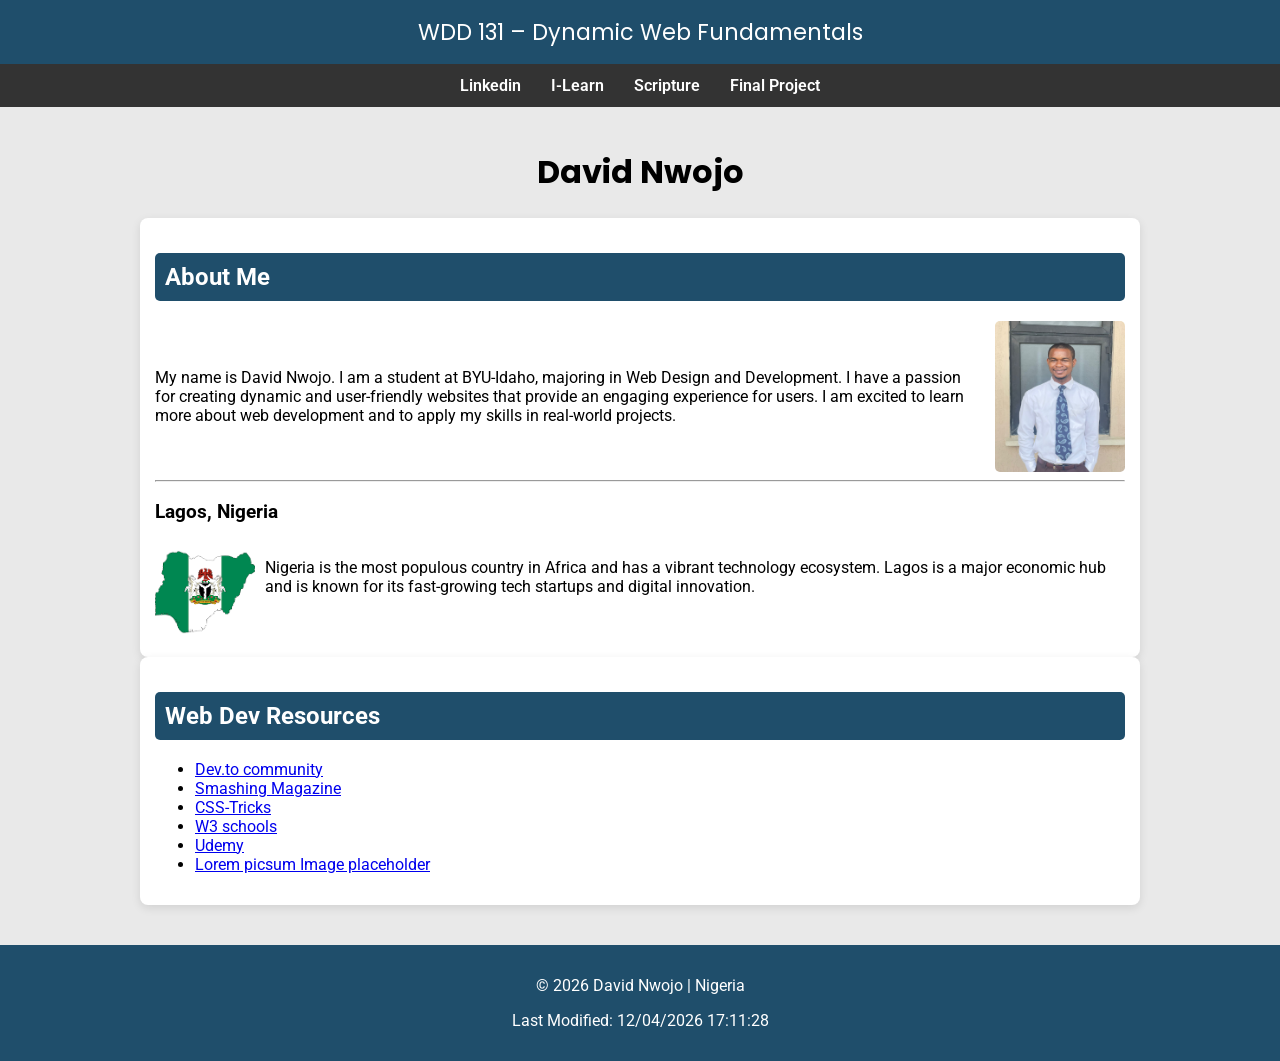
<file: index.html>
<!DOCTYPE html>
<html lang="en">
<head>
    <meta charset="UTF-8">
    <meta name="viewport" content="width=device-width, initial-scale=1.0">
    <title>"WDD 131 – Dynamic Web Fundamentals – David Nwojo"</title>
    <meta name="description" content="WDD 131–Dynamic Web Fundamentals- David Nwojo- A landing page foor my portfolio web page">
    <meta name="Author" content="David NWojo">
    <link rel="preconnect" href="https://fonts.googleapis.com">
    <link rel="preconnect" href="https://fonts.gstatic.com" crossorigin>
    <link rel="stylesheet" href="https://fonts.googleapis.com/css2?family=poppins:wght@400;600&family=roboto&display=swap" rel="stylesheet">
    <link rel="stylesheet" href="styles/base.css">
    <script src="scripts/getdates.js" defer></script>
</head>
<body>
    <header>
        <span id="course-title">WDD 131 – Dynamic Web Fundamentals</span>
        <nav>
            <a href="https://www.linkedin.com/in/david-nwojo-1920b6367">Linkedin</a>
            <a href="https://byupw.instructure.com/">I-Learn</a>
            <a href="https://www.churchofjesuschrist.org/study/scriptures/bofm/mosiah/2?lang=eng">Scripture</a>
            <a href="#">Final Project</a>
        </nav>
    </header>                                  
    <main>
        <h1>David Nwojo</h1>

        <div class="cards">
            <section class="card">
                <h2>About Me</h2>
                <div class="about-container">
                <p>
                    My name is David Nwojo. I am a student at BYU-Idaho, majoring in Web Design and Development. I have a passion for creating dynamic and user-friendly websites that provide an engaging experience for users. I am excited to learn more about web development and to apply my skills in real-world projects.
                </p>

                <img src="images/david.png" alt="Profile picture">

                </div>

                <hr>
                
                <h3>Lagos, Nigeria</h3>

                <div class="location">

                    <img src="images/nigeria.png" alt="Nigeria flag">

                    <p>Nigeria is the most populous country in Africa and has a vibrant
technology ecosystem. Lagos is a major economic hub and is known
for its fast-growing tech startups and digital innovation.</p>

                </div>

            </section>

            <section class="card">
                <h2>Web Dev Resources</h2>
                <ul>
                    <li><a href="https://dev.to/">Dev.to community</a></li>
                    <li><a href="https://www.smashingmagazine.com/">Smashing Magazine</a></li>
                    <li><a href="https://css-tricks.com/">CSS-Tricks</a></li>
                    <li><a href="https://www.w3schools.com/">W3 schools</a></li>
                    <li><a href="https://www.udemy.com/">Udemy</a></li>
                    <li><a href="https://picsum.photos/">Lorem picsum Image placeholder</a></li>
                </ul>

            </section>

        </div>

    </main>

    <footer>

        <p>
            &copy; <span id="current-year"></span> David Nwojo | Nigeria
        </p>
        <p id="lastModified"></p>

    </footer>
</body>
</html>
</file>
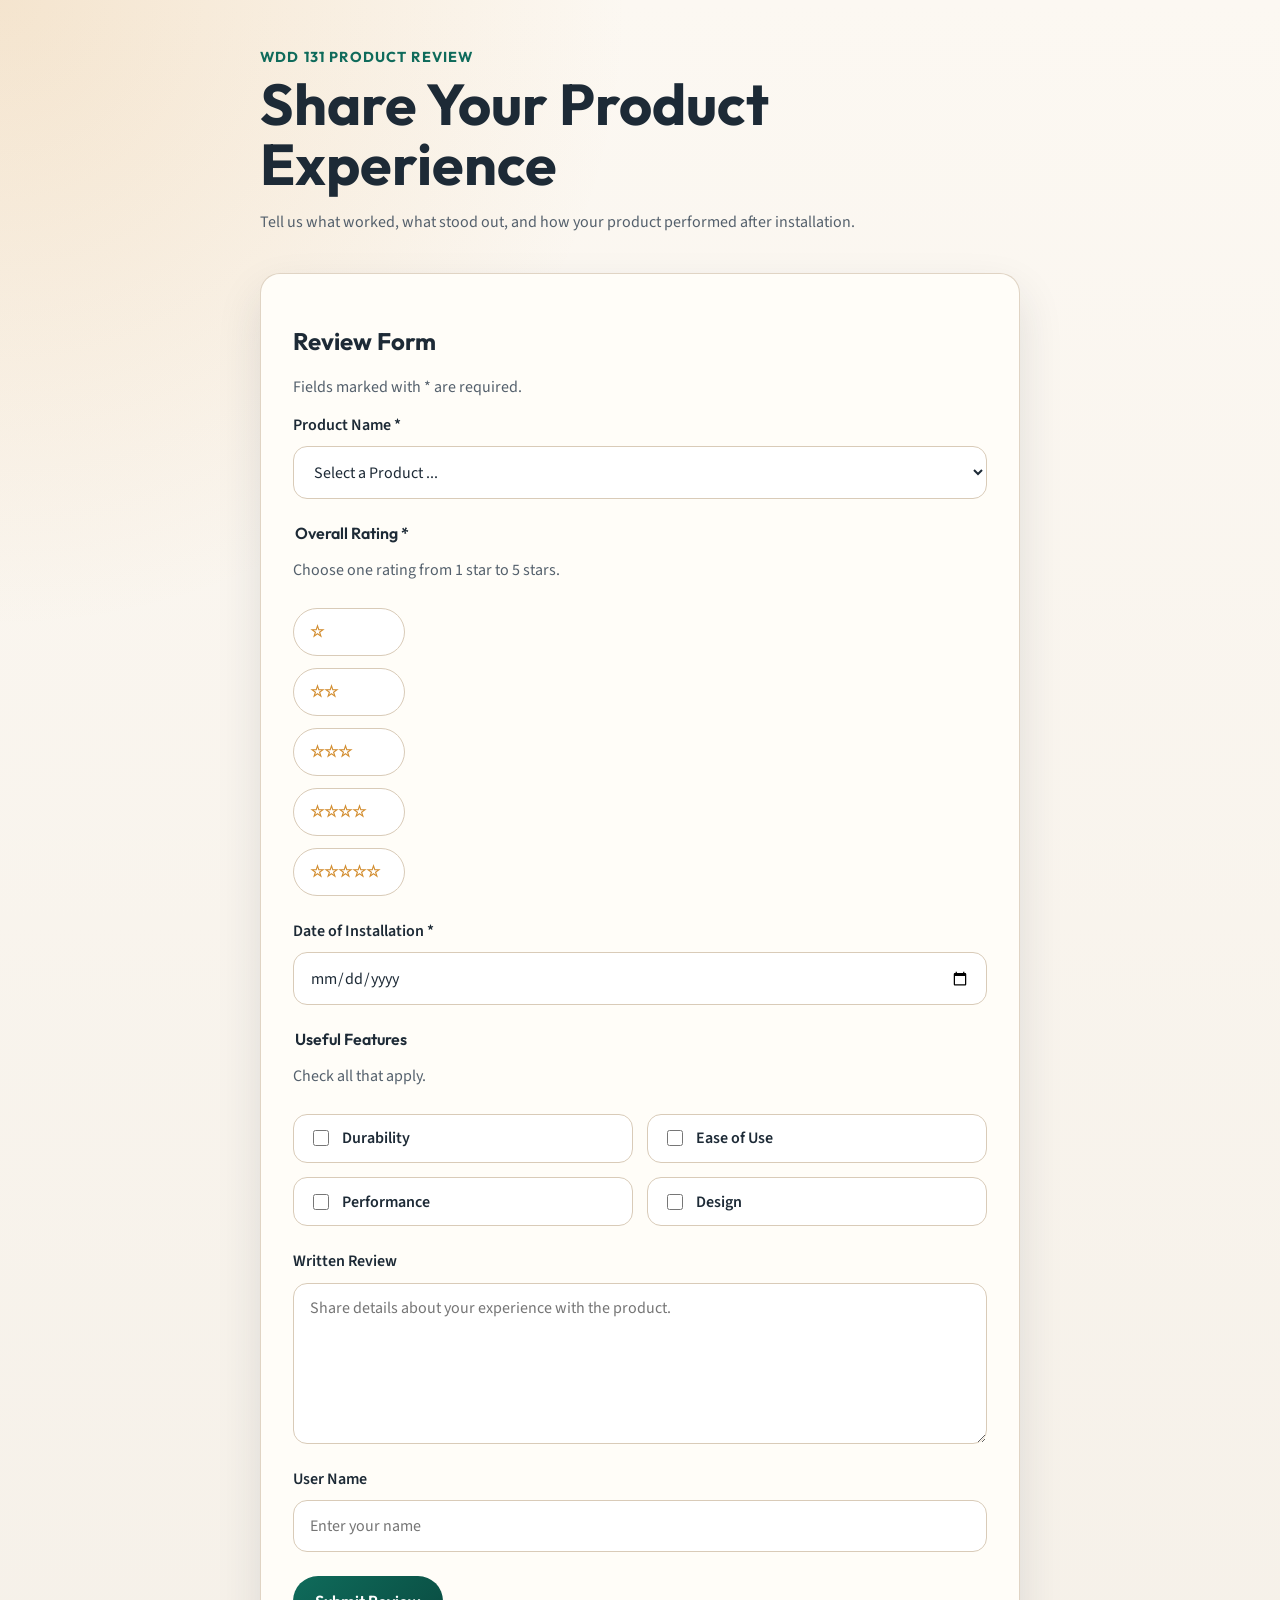
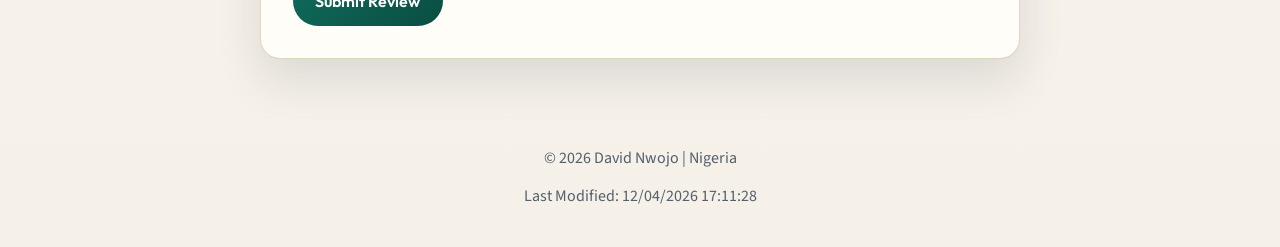
<file: form.html>
<!DOCTYPE html>
<html lang="en">
<head>
    <meta charset="UTF-8">
    <meta name="viewport" content="width=device-width, initial-scale=1.0">
    <meta name="description" content="Submit a product review for WDD 131.">
    <meta name="author" content="David Nwojo">
    <title>Product Review Form | WDD 131</title>
    <link rel="preconnect" href="https://fonts.googleapis.com">
    <link rel="preconnect" href="https://fonts.gstatic.com" crossorigin>
    <link href="https://fonts.googleapis.com/css2?family=Outfit:wght@500;600;700&family=Source+Sans+3:wght@400;600&display=swap" rel="stylesheet">
    <link rel="stylesheet" href="styles/form.css">
    <script src="scripts/getdates.js" defer></script>
    <script src="scripts/form.js" defer></script>
</head>
<body>
    <header class="page-header">
        <div class="page-header__inner">
            <p class="eyebrow">WDD 131 Product Review</p>
            <h1>Share Your Product Experience</h1>
            <p class="intro">Tell us what worked, what stood out, and how your product performed after installation.</p>
        </div>
    </header>

    <main>
        <section class="form-shell" aria-labelledby="review-form-title">
            <div class="form-shell__content">
                <h2 id="review-form-title">Review Form</h2>
                <p class="form-shell__note">Fields marked with <span aria-hidden="true">*</span> are required.</p>

                <form action="review.html" method="get" class="review-form">
                    <div class="form-group">
                        <label for="product">Product Name <span aria-hidden="true">*</span></label>
                        <select id="product" name="product" required>
                            <option value="" selected disabled>Select a Product ...</option>
                        </select>
                    </div>

                    <fieldset class="form-group">
                        <legend>Overall Rating <span aria-hidden="true">*</span></legend>
                        <p class="hint">Choose one rating from 1 star to 5 stars.</p>
                        <div class="rating-group">
                            <input type="radio" id="rating-1" name="rating" value="1" required>
                            <label for="rating-1" aria-label="1 star">&star;</label>

                            <input type="radio" id="rating-2" name="rating" value="2" required>
                            <label for="rating-2" aria-label="2 stars">&star;&star;</label>

                            <input type="radio" id="rating-3" name="rating" value="3" required>
                            <label for="rating-3" aria-label="3 stars">&star;&star;&star;</label>

                            <input type="radio" id="rating-4" name="rating" value="4" required>
                            <label for="rating-4" aria-label="4 stars">&star;&star;&star;&star;</label>

                            <input type="radio" id="rating-5" name="rating" value="5" required>
                            <label for="rating-5" aria-label="5 stars">&star;&star;&star;&star;&star;</label>
                        </div>
                    </fieldset>

                    <div class="form-group">
                        <label for="installDate">Date of Installation <span aria-hidden="true">*</span></label>
                        <input type="date" id="installDate" name="installDate" required>
                    </div>

                    <fieldset class="form-group">
                        <legend>Useful Features</legend>
                        <p class="hint">Check all that apply.</p>
                        <div class="checkbox-grid">
                            <div>
                                <input type="checkbox" id="durability" name="features" value="Durability">
                                <label for="durability">Durability</label>
                            </div>
                            <div>
                                <input type="checkbox" id="easeOfUse" name="features" value="Ease of Use">
                                <label for="easeOfUse">Ease of Use</label>
                            </div>
                            <div>
                                <input type="checkbox" id="performance" name="features" value="Performance">
                                <label for="performance">Performance</label>
                            </div>
                            <div>
                                <input type="checkbox" id="design" name="features" value="Design">
                                <label for="design">Design</label>
                            </div>
                        </div>
                    </fieldset>

                    <div class="form-group">
                        <label for="review">Written Review</label>
                        <textarea id="review" name="review" rows="6" placeholder="Share details about your experience with the product."></textarea>
                    </div>

                    <div class="form-group">
                        <label for="userName">User Name</label>
                        <input type="text" id="userName" name="userName" placeholder="Enter your name">
                    </div>

                    <input type="submit" value="Submit Review" class="submit-button">
                </form>
            </div>
        </section>
    </main>

    <footer>
        <p>&copy; <span id="current-year"></span> David Nwojo | Nigeria</p>
        <p id="lastModified"></p>
    </footer>
</body>
</html>
</file>
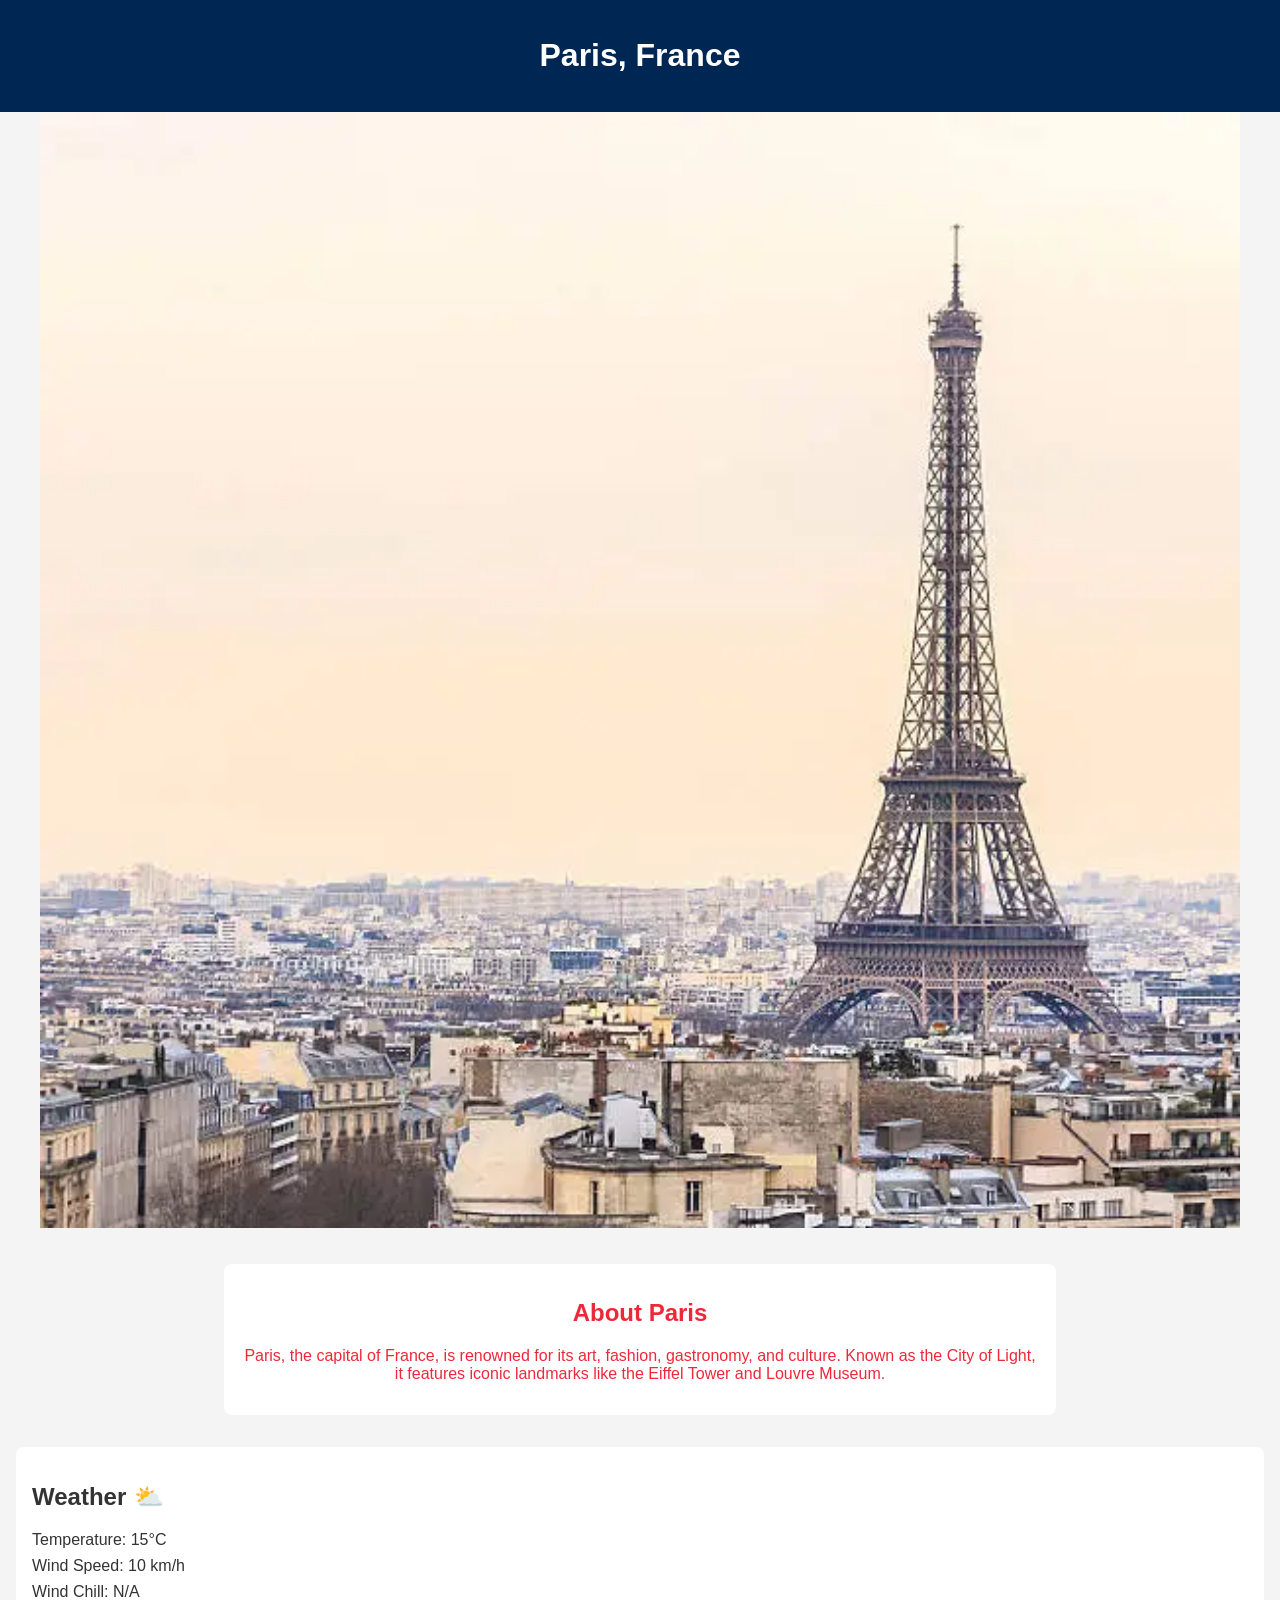
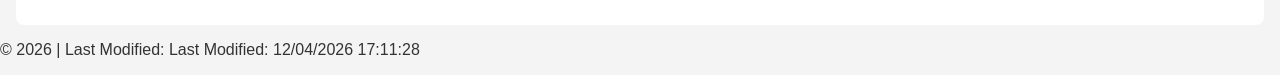
<file: place.html>
<!DOCTYPE html>
<html lang="en">
<head>
    <meta charset="UTF-8">
    <meta name="viewport" content="width=device-width, initial-scale=1.0">
    <title>Paris, France</title>
    <meta name="description" content="A page showcasing Paris, France">
    <link rel="stylesheet" href="styles/place.css">
    <link rel="stylesheet" href="styles/place-large.css" media="screen and (min-width: 800px)">
    <script src="scripts/place.js" defer></script>
</head>
<body>
    <header>
        <h1>Paris, France</h1>
    </header>
    <main>
        <section class="hero">
            <picture>
                <source srcset="images/paris-hero-large.webp" media="(min-width: 800px)">
                <img src="images/paris-hero-small.webp" alt="Hero image of Paris">
            </picture>
        </section>
        <section class="description">
            <h2>About Paris</h2>
            <p>Paris, the capital of France, is renowned for its art, fashion, gastronomy, and culture. Known as the City of Light, it features iconic landmarks like the Eiffel Tower and Louvre Museum.</p>
        </section>
        <section class="weather">
            <h2>Weather</h2>
            <img src="images/weather-svgrepo-com.svg" alt="Weather icon" class="weather-icon">
            <div class="weather-info">
                <p>Temperature: 15°C</p>
                <p>Wind Speed: 10 km/h</p>
                <p>Wind Chill: <span id="wind-chill"></span></p>
            </div>
        </section>
    </main>
    <footer>
        <p>&copy; <span id="current-year"></span> | Last Modified: <span id="lastModified"></span></p>
    </footer>
</body>
</html>
</file>
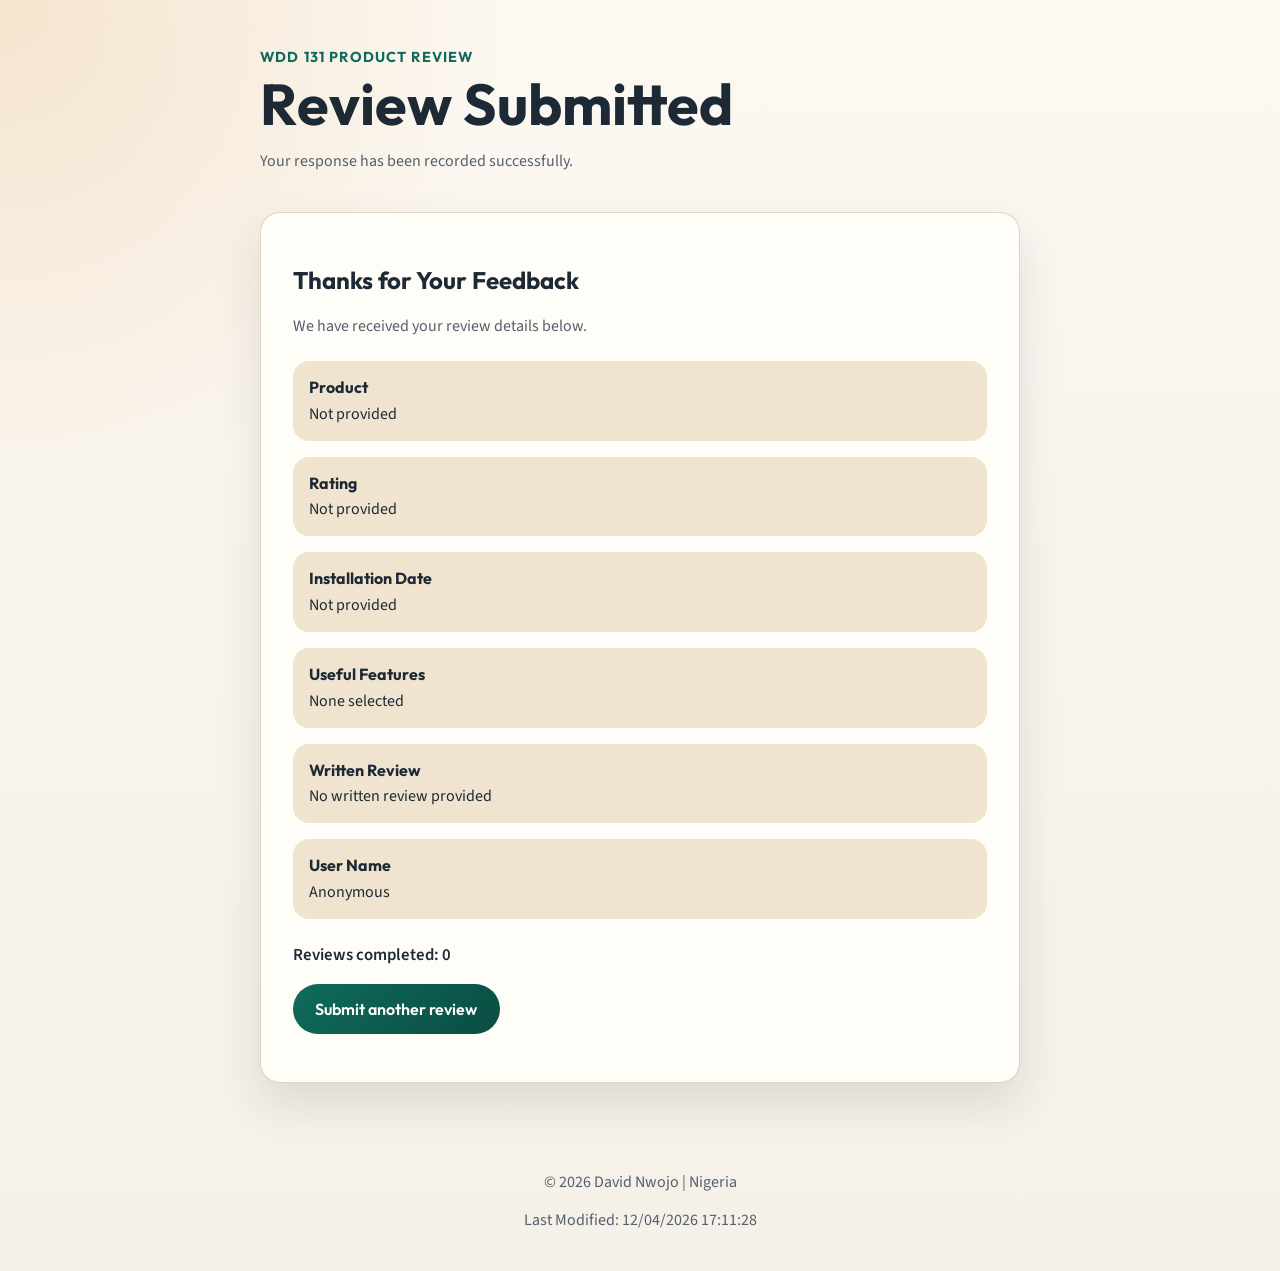
<file: review.html>
<!DOCTYPE html>
<html lang="en">
<head>
    <meta charset="UTF-8">
    <meta name="viewport" content="width=device-width, initial-scale=1.0">
    <meta name="description" content="Confirmation page for submitted product reviews.">
    <meta name="author" content="David Nwojo">
    <title>Review Submitted | WDD 131</title>
    <link rel="preconnect" href="https://fonts.googleapis.com">
    <link rel="preconnect" href="https://fonts.gstatic.com" crossorigin>
    <link href="https://fonts.googleapis.com/css2?family=Outfit:wght@500;600;700&family=Source+Sans+3:wght@400;600&display=swap" rel="stylesheet">
    <link rel="stylesheet" href="styles/form.css">
    <script src="scripts/getdates.js" defer></script>
    <script src="scripts/review.js" defer></script>
</head>
<body>
    <header class="page-header">
        <div class="page-header__inner">
            <p class="eyebrow">WDD 131 Product Review</p>
            <h1>Review Submitted</h1>
            <p class="intro">Your response has been recorded successfully.</p>
        </div>
    </header>

    <main>
        <section class="form-shell form-shell--confirmation" aria-labelledby="confirmation-title">
            <div class="form-shell__content">
                <h2 id="confirmation-title">Thanks for Your Feedback</h2>
                <p class="confirmation-copy">We have received your review details below.</p>

                <dl class="review-summary" id="reviewSummary">
                    <div>
                        <dt>Product</dt>
                        <dd id="summaryProduct"></dd>
                    </div>
                    <div>
                        <dt>Rating</dt>
                        <dd id="summaryRating"></dd>
                    </div>
                    <div>
                        <dt>Installation Date</dt>
                        <dd id="summaryInstallDate"></dd>
                    </div>
                    <div>
                        <dt>Useful Features</dt>
                        <dd id="summaryFeatures"></dd>
                    </div>
                    <div>
                        <dt>Written Review</dt>
                        <dd id="summaryReview"></dd>
                    </div>
                    <div>
                        <dt>User Name</dt>
                        <dd id="summaryUserName"></dd>
                    </div>
                </dl>

                <p class="review-counter">Reviews completed: <span id="reviewCount">0</span></p>
                <p><a href="form.html" class="return-link">Submit another review</a></p>
            </div>
        </section>
    </main>

    <footer>
        <p>&copy; <span id="current-year"></span> David Nwojo | Nigeria</p>
        <p id="lastModified"></p>
    </footer>
</body>
</html>
</file>
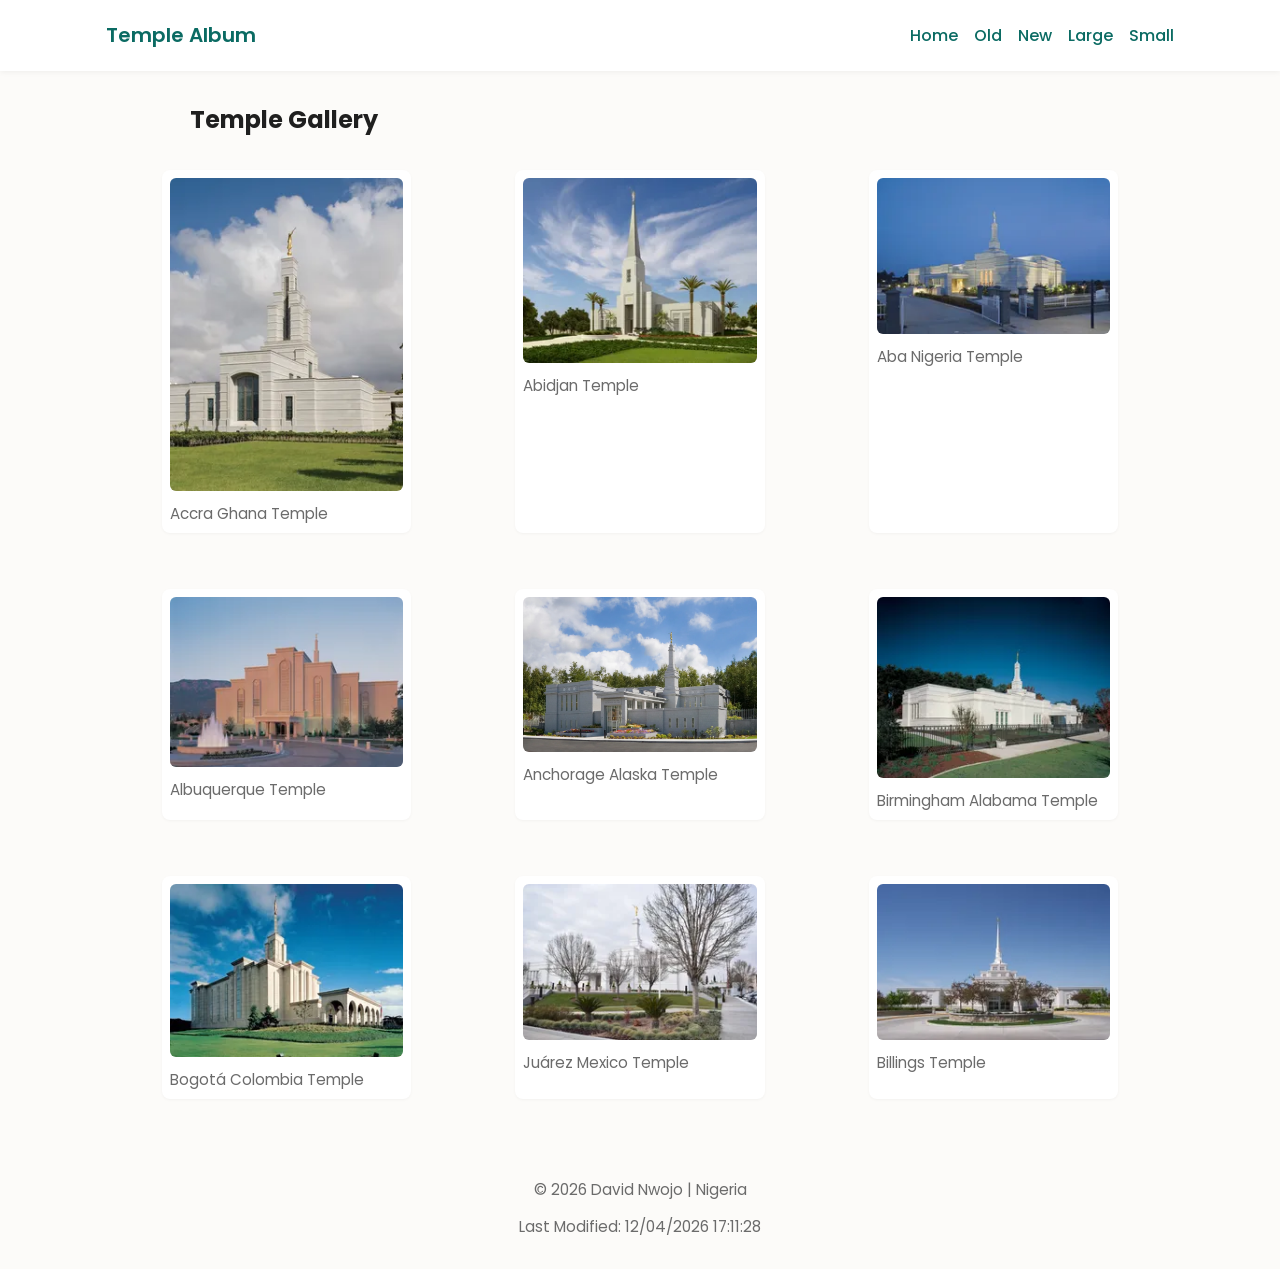
<file: temples.html>
<!doctype html>
<html lang="en">
<head>
  <meta charset="utf-8">
  <meta name="viewport" content="width=device-width, initial-scale=1">
  <meta name="description" content="Temple Album — Week 02">
  <title>Temple Album — Week 02</title>
  <link rel="preconnect" href="https://fonts.googleapis.com">
  <link rel="preconnect" href="https://fonts.gstatic.com" crossorigin>
  <link href="https://fonts.googleapis.com/css2?family=Poppins:wght@400;600&display=swap" rel="stylesheet">
  <link rel="stylesheet" href="styles/temples.css">
  <link rel="stylesheet" href="styles/temples-large.css" media="screen and (min-width: 800px)">
  <script src="scripts/temples.js" defer></script>
</head>
<body>
  <header>
    <div class="header-inner">
      <h1 class="site-title">Temple Album</h1>
      <button id="hamburger" aria-controls="main-nav" aria-expanded="false" aria-label="Toggle navigation">☰</button>
      <nav id="main-nav" class="main-nav" aria-label="Main navigation">
        <a href="#">Home</a>
        <a href="#">Old</a>
        <a href="#">New</a>
        <a href="#">Large</a>
        <a href="#">Small</a>
      </nav>
    </div>
  </header>

  <main>
    <h1>Temple Gallery</h1>

    <section class="gallery">
      <figure>
        <img src="images/accra_ghana_temple.webp" alt="Accra Ghana Temple">
        <figcaption>Accra Ghana Temple</figcaption>
      </figure>
      <figure>
        <img src="images/abidjan_temple.webp" alt="Abidjan Temple">
        <figcaption>Abidjan Temple</figcaption>
      </figure>
      <figure>
        <img src="images/aba_nigeria_temple.webp" alt="Aba Nigeria Temple">
        <figcaption>Aba Nigeria Temple</figcaption>
      </figure>
      <figure>
        <img src="images/albuquerque_temple.webp" alt="Albuquerque Temple">
        <figcaption>Albuquerque Temple</figcaption>
      </figure>
      <figure>
        <img src="images/anchorage_alaska_temple.webp" alt="Anchorage Alaska Temple">
        <figcaption>Anchorage Alaska Temple</figcaption>
      </figure>
      <figure>
        <img src="images/birmingham_alabama_temple.webp" alt="Birmingham Alabama Temple">
        <figcaption>Birmingham Alabama Temple</figcaption>
      </figure>
      <figure>
        <img src="images/bogota_colombia_temple.webp" alt="Bogota Colombia Temple">
        <figcaption>Bogotá Colombia Temple</figcaption>
      </figure>
      <figure>
        <img src="images/juarez_mexico_temple.webp" alt="Juárez Mexico Temple">
        <figcaption>Juárez Mexico Temple</figcaption>
      </figure>
      <figure>
        <img src="images/billings_temple.webp" alt="Billings Temple">
        <figcaption>Billings Temple</figcaption>
      </figure>
    </section>
  </main>

  <footer>
    <p>&copy; <span id="current-year"></span> David Nwojo | Nigeria</p>
    <p id="lastModified"></p>
  </footer>
</body>
</html>
</file>
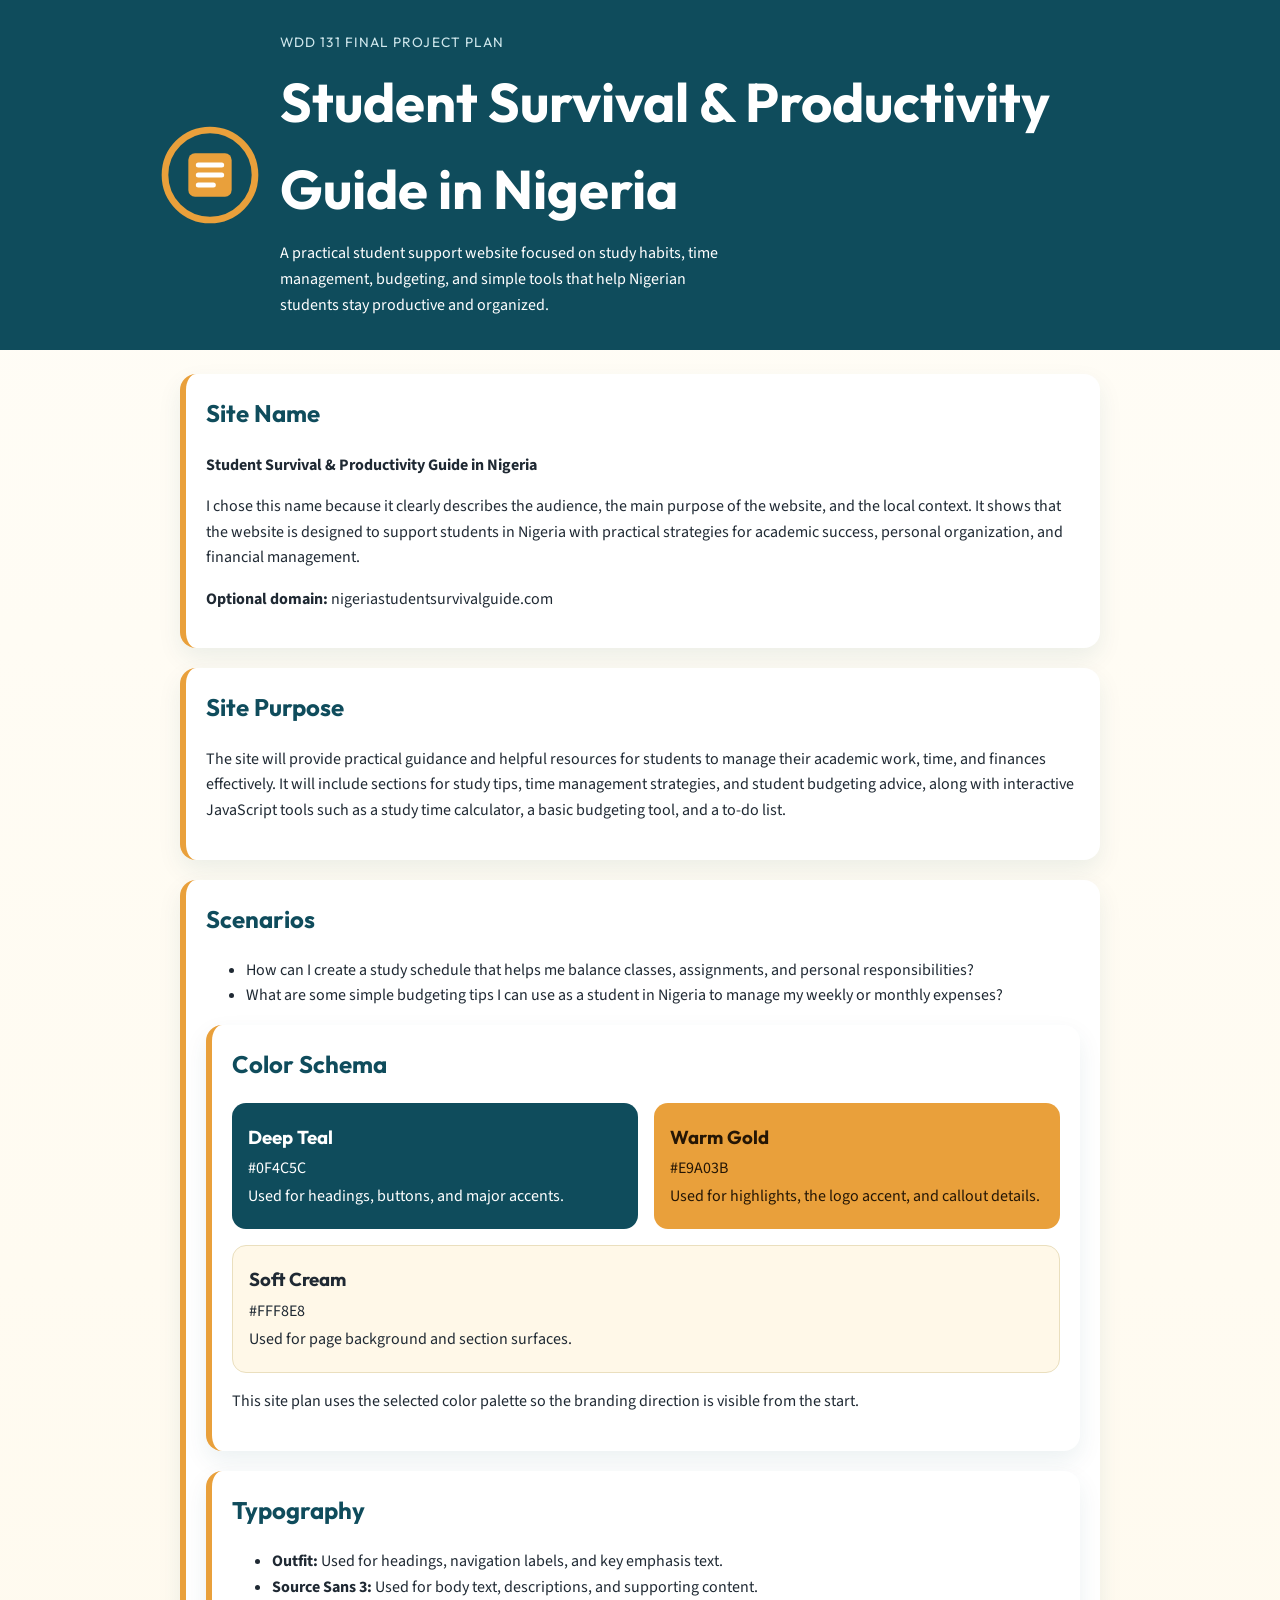
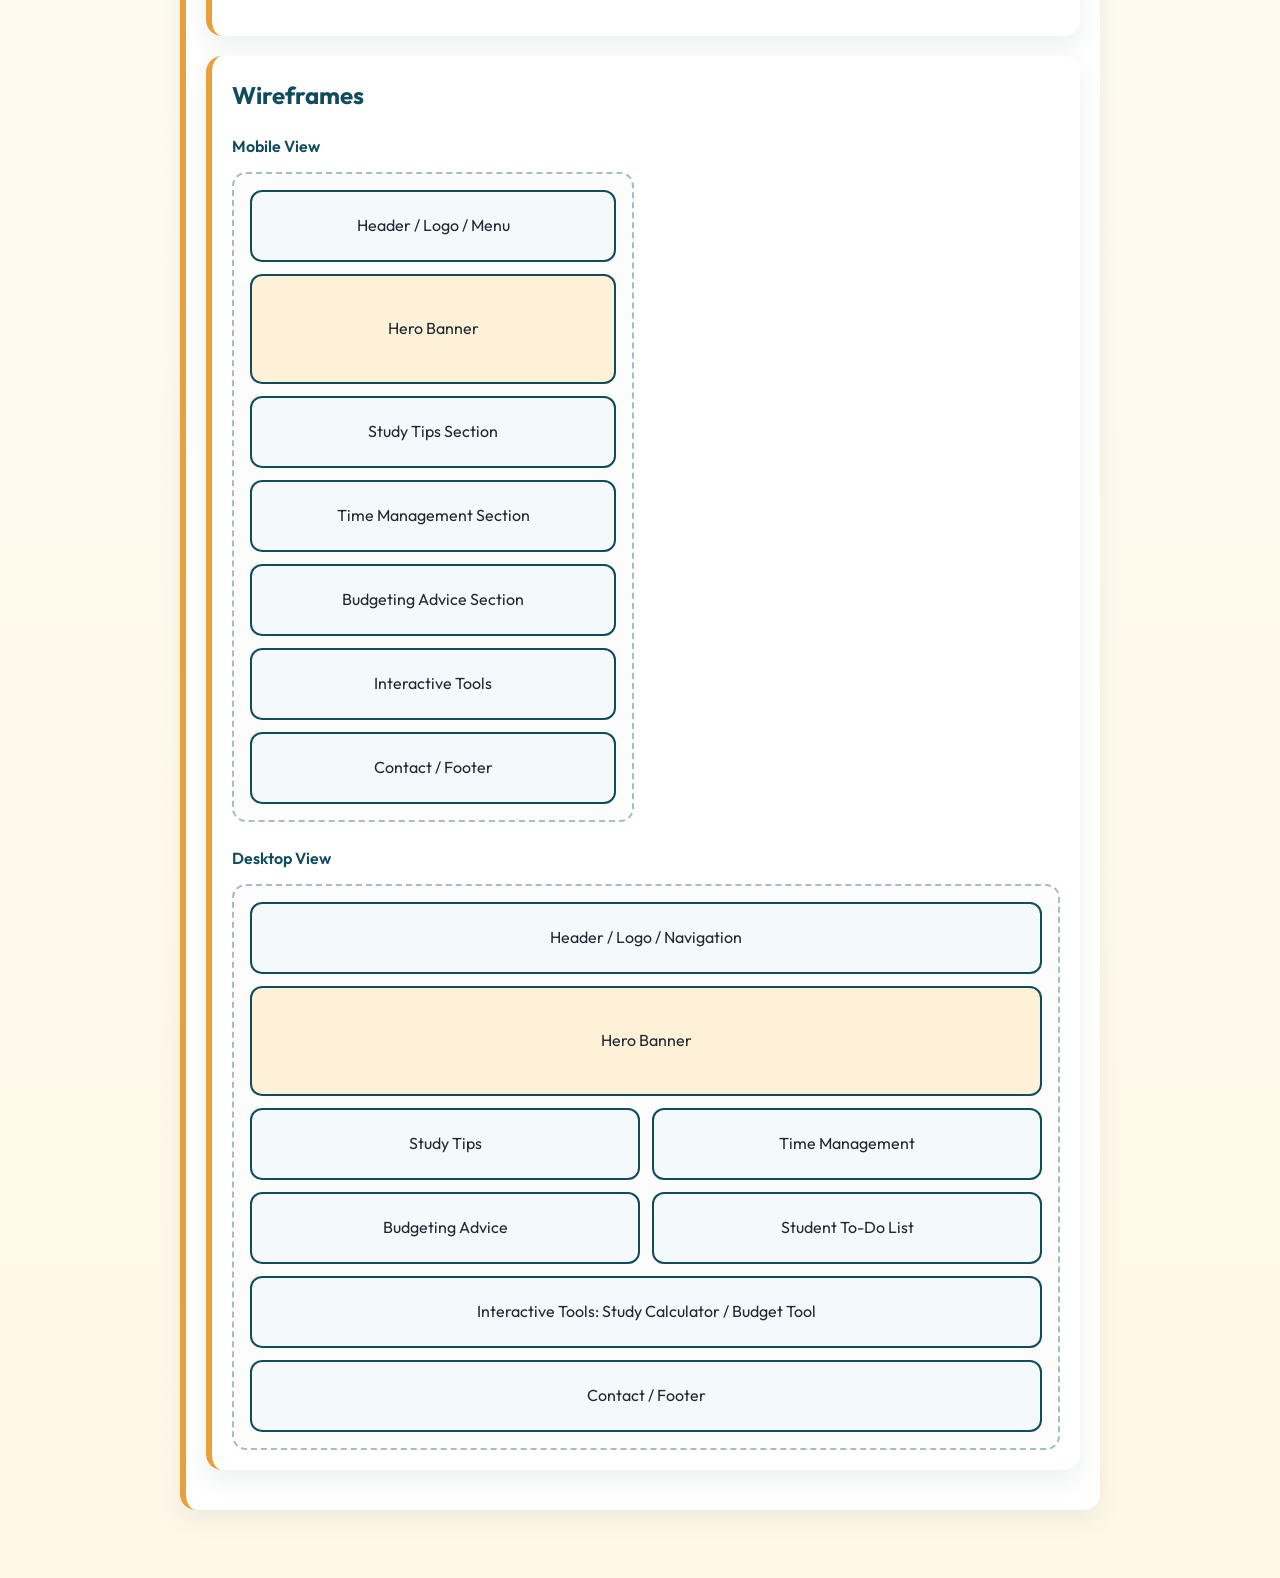
<file: project/siteplan.html>
<!DOCTYPE html>
<html lang="en">
<head>
  <meta charset="UTF-8">
  <meta name="viewport" content="width=device-width, initial-scale=1.0">
  <meta name="description" content="Website planning document for the Student Survival and Productivity Guide in Nigeria final project.">
  <meta name="author" content="David Nwojo">
  <title>Student Survival &amp; Productivity Guide in Nigeria | Site Plan</title>
  <link rel="preconnect" href="https://fonts.googleapis.com">
  <link rel="preconnect" href="https://fonts.gstatic.com" crossorigin>
  <link href="https://fonts.googleapis.com/css2?family=Outfit:wght@400;600;700&family=Source+Sans+3:wght@400;600&display=swap" rel="stylesheet">
  <link rel="stylesheet" href="siteplan.css">
</head>
<body>
  <header class="hero">
    <div class="brand-lockup">
      <svg class="logo" viewBox="0 0 120 120" role="img" aria-label="Student Survival and Productivity Guide in Nigeria logo">
        <circle cx="60" cy="60" r="54" class="logo-ring"></circle>
        <rect x="34" y="34" width="52" height="52" rx="8" class="logo-mark"></rect>
        <path d="M46 48h28M46 60h28M46 72h18" class="logo-line"></path>
      </svg>
      <div>
        <p class="eyebrow">WDD 131 Final Project Plan</p>
        <h1>Student Survival &amp; Productivity Guide in Nigeria</h1>
        <p class="tagline">A practical student support website focused on study habits, time management, budgeting, and simple tools that help Nigerian students stay productive and organized.</p>
      </div>
    </div>
  </header>

  <main>
    <section class="card">
      <h2>Site Name</h2>
      <p><strong>Student Survival &amp; Productivity Guide in Nigeria</strong></p>
      <p>I chose this name because it clearly describes the audience, the main purpose of the website, and the local context. It shows that the website is designed to support students in Nigeria with practical strategies for academic success, personal organization, and financial management.</p>
      <p><strong>Optional domain:</strong> nigeriastudentsurvivalguide.com</p>
    </section>

    <section class="card">
      <h2>Site Purpose</h2>
      <p>The site will provide practical guidance and helpful resources for students to manage their academic work, time, and finances effectively. It will include sections for study tips, time management strategies, and student budgeting advice, along with interactive JavaScript tools such as a study time calculator, a basic budgeting tool, and a to-do list.</p>
    </section>

    <section class="card">
      <h2>Scenarios</h2>
      <ul>
        <li>How can I create a study schedule that helps me balance classes, assignments, and personal responsibilities?</li>
        <li>What are some simple budgeting tips I can use as a student in Nigeria to manage my weekly or monthly expenses?</li>
      </ul>

    <section class="card">
      <h2>Color Schema</h2>
      <div class="palette">
        <article class="swatch swatch-deep">
          <h3>Deep Teal</h3>
          <p>#0F4C5C</p>
          <p>Used for headings, buttons, and major accents.</p>
        </article>
        <article class="swatch swatch-gold">
          <h3>Warm Gold</h3>
          <p>#E9A03B</p>
          <p>Used for highlights, the logo accent, and callout details.</p>
        </article>
        <article class="swatch swatch-cream">
          <h3>Soft Cream</h3>
          <p>#FFF8E8</p>
          <p>Used for page background and section surfaces.</p>
        </article>
      </div>
      <p>This site plan uses the selected color palette so the branding direction is visible from the start.</p>
    </section>

    <section class="card">
      <h2>Typography</h2>
      <ul>
        <li><strong>Outfit:</strong> Used for headings, navigation labels, and key emphasis text.</li>
        <li><strong>Source Sans 3:</strong> Used for body text, descriptions, and supporting content.</li>
      </ul>
    </section>

    <section class="card">
      <h2>Wireframes</h2>
      <div class="wireframes">
        <figure class="wireframe">
          <figcaption>Mobile View</figcaption>
          <div class="frame mobile-frame">
            <div class="wf-block">Header / Logo / Menu</div>
            <div class="wf-block wf-hero">Hero Banner</div>
            <div class="wf-block">Study Tips Section</div>
            <div class="wf-block">Time Management Section</div>
            <div class="wf-block">Budgeting Advice Section</div>
            <div class="wf-block">Interactive Tools</div>
            <div class="wf-block">Contact / Footer</div>
          </div>
        </figure>

        <figure class="wireframe">
          <figcaption>Desktop View</figcaption>
          <div class="frame desktop-frame">
            <div class="wf-block wf-full">Header / Logo / Navigation</div>
            <div class="wf-block wf-full wf-hero">Hero Banner</div>
            <div class="wf-block">Study Tips</div>
            <div class="wf-block">Time Management</div>
            <div class="wf-block">Budgeting Advice</div>
            <div class="wf-block">Student To-Do List</div>
            <div class="wf-block wf-full">Interactive Tools: Study Calculator / Budget Tool</div>
            <div class="wf-block wf-full">Contact / Footer</div>
          </div>
        </figure>
      </div>
    </section>
  </main>
</body>
</html>
</file>
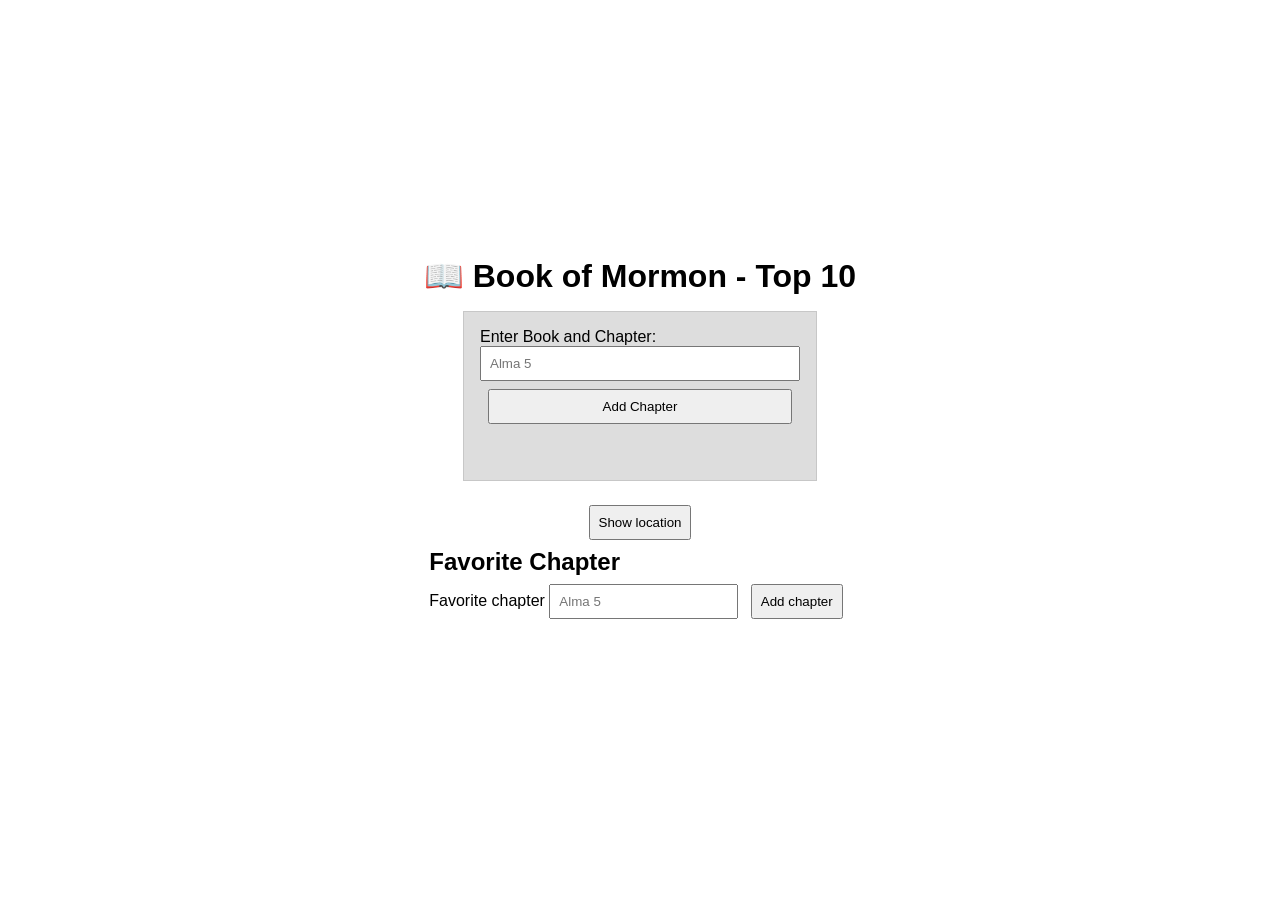
<file: week 02/bom.html>
<!doctype html>
<html lang="en">
<head>
  <meta charset="utf-8">
  <meta name="viewport" content="width=device-width, initial-scale=1">
  <meta name="description" content="BOM example for Week 02">
  <title>BOM — Week 02</title>
  <link rel="stylesheet" href="styles/bom.css">
</head>
<body>
<h1>📖 Book of Mormon - Top 10</h1>
<main>
	<label for="favchap">Enter Book and Chapter: </label>
	<input type="text" id="favchap" placeholder="Alma 5">
	<button type="submit">Add Chapter</button>
	<ul id="list"></ul>
</main>
  <script src="scripts/bom.js" defer></script>
</body>
    <button id="showLocation">Show location</button>

    <section class="favorites">
      <h2>Favorite Chapter</h2>
      <label for="favchap" class="visually-hidden">Favorite chapter</label>
      <input type="text" id="favchap" placeholder="Alma 5">
      <button id="addChapter">Add chapter</button>
      <ul id="favList" aria-live="polite"></ul>
    </section>
</file>
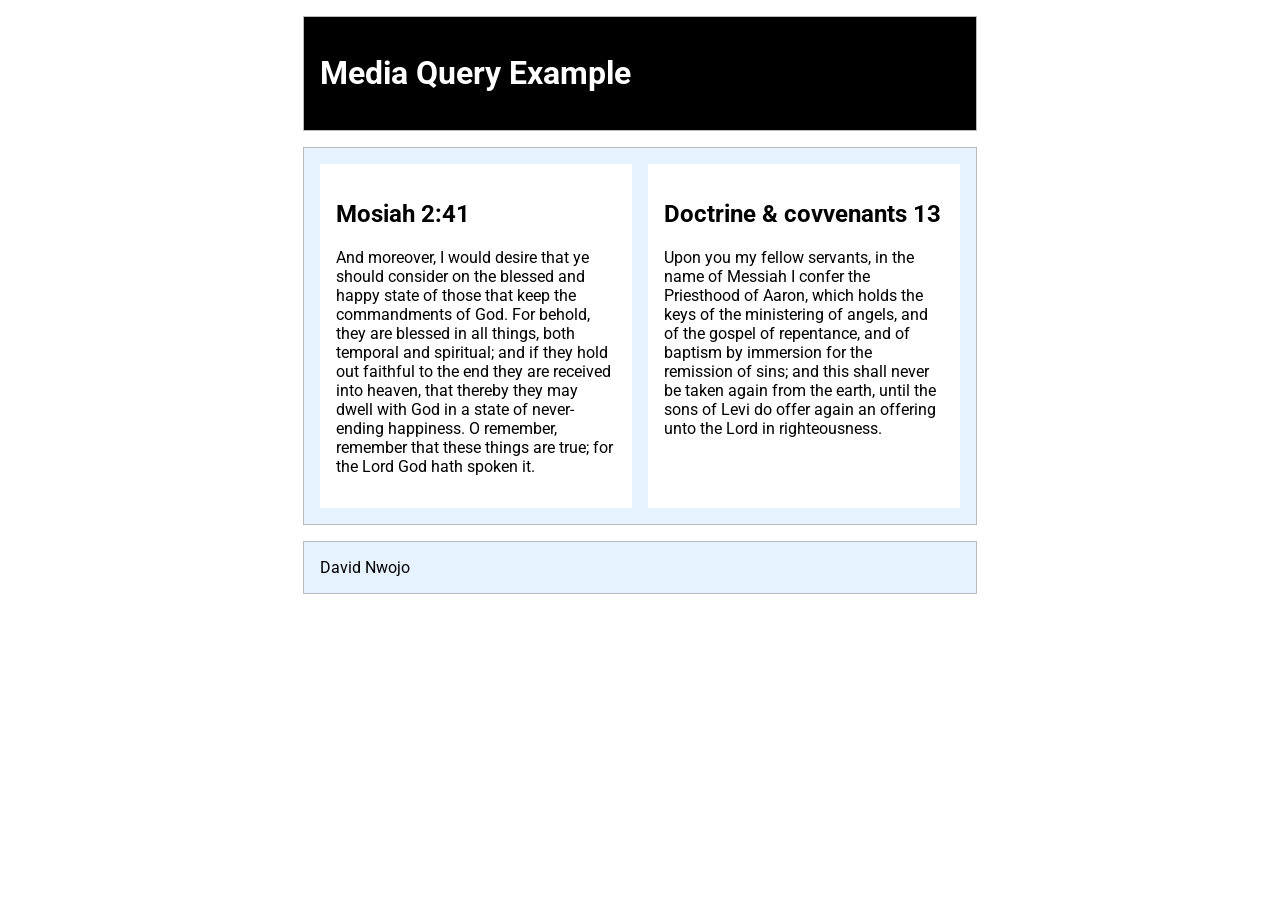
<file: week 02/media-query.html>
<!DOCTYPE html>
<html lang="en">
<head>
    <meta charset="UTF-8">
    <meta name="viewport" content="width=device-width, initial-scale=1.0">
    <title>WDD131  - Media Query Example</title>
    <meta name="description" content="Media query learning activity example page.">
    <meta name="author" content="David Nwojo">
    <link rel="preconnect" href="https://foots.googleapis.com">
    <link rel="preconnect" href="https://foots.gstatic.com" crossorigin>
    <link href="https://fonts.googleapis.com/css2?family=roboto&display=swap" rel="stylesheet">
    <link rel="stylesheet" href="styles/media-query.css">
    <link rel="stylesheet" href="styles/media-query-large.css">
</head>
<body>
    <header>
        <h1>Media Query Example</h1>
    </header>
    <main>
        <section>
            <h2>Mosiah 2:41</h2>
            <p>And moreover, I would desire that ye should consider on the blessed and happy state of those that keep the commandments of God. For behold, they are blessed in all things, both temporal and spiritual; and if they hold out faithful to the end they are received into heaven, that thereby they may dwell with God in a state of never-ending happiness. O remember, remember that these things are true; for the Lord God hath spoken it.</p>
        </section>
        <section>
            <h2>Doctrine & covvenants 13</h2>
            <p>Upon you my fellow servants, in the name of Messiah I confer the Priesthood of Aaron, which holds the keys of the ministering of angels, and of the gospel of repentance, and of baptism by immersion for the remission of sins; and this shall never be taken again from the earth, until the sons of Levi do offer again an offering unto the Lord in righteousness.</p>
        </section>
    </main>
    <footer>
        David Nwojo
    </footer>
</body>
</html>
</file>
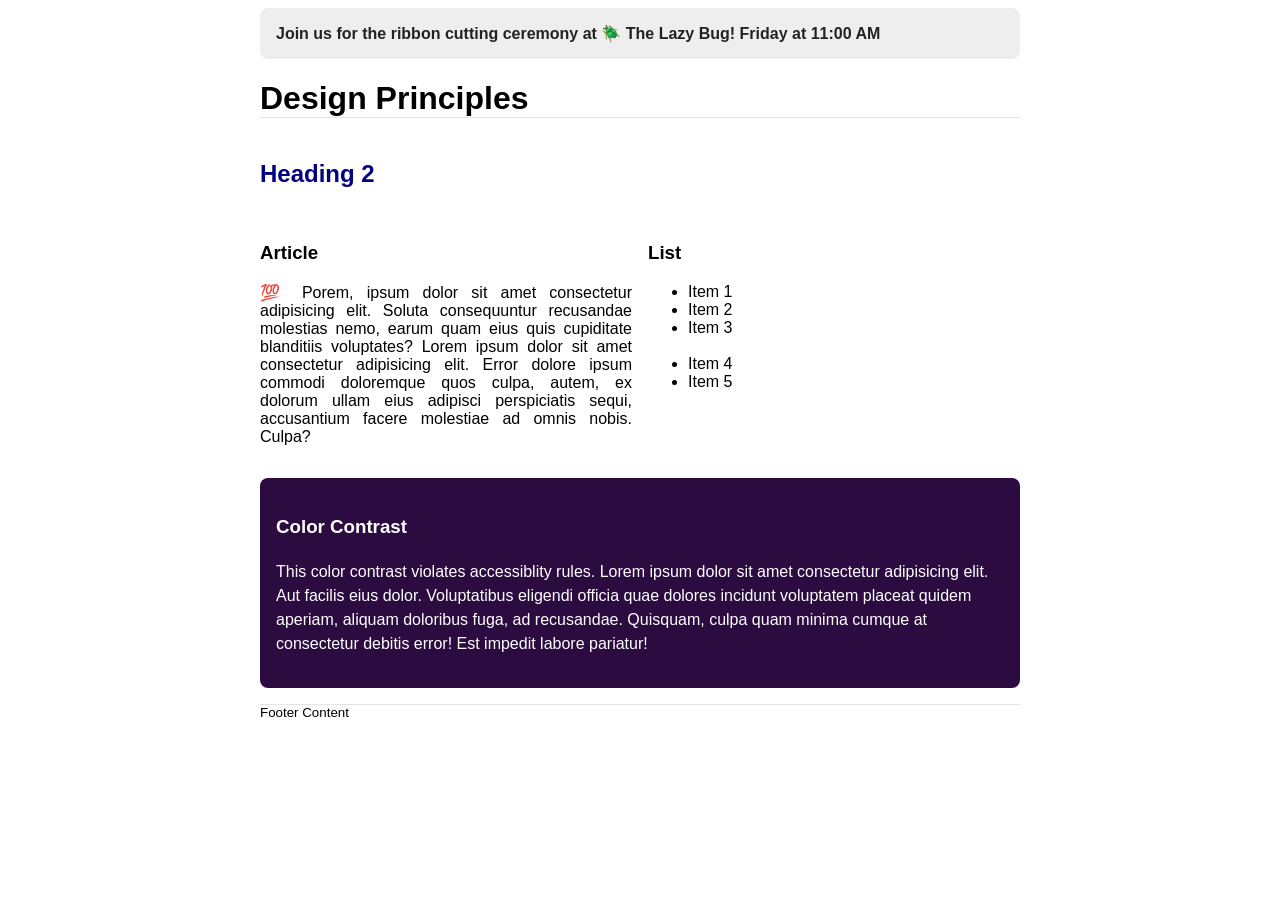
<file: week 03/design.html>
<!DOCTYPE html>
<html lang="en">
<head>
    <meta charset="UTF-8">
    <meta name="viewport" content="width=device-width, initial-scale=1.0">
    <title>Document</title>
    <link rel="stylesheet" href="styles/design.css">
</head>
<body>
    <header>
	<div class="banner">Join us for the ribbon cutting ceremony at 🪲 The Lazy Bug! Friday at 11:00 AM</div>
	<h1>Design Principles</h1>
</header>
<main>
	<h2>Heading 2</h2>
	<section>
		<h3>Article</h3>
		<article>
			<p>💯 Porem, ipsum dolor sit amet consectetur adipisicing elit. Soluta consequuntur recusandae molestias nemo, earum quam eius quis cupiditate blanditiis voluptates? Lorem ipsum dolor sit amet consectetur adipisicing elit. Error dolore ipsum commodi doloremque quos culpa, autem, ex dolorum ullam eius adipisci perspiciatis sequi, accusantium facere molestiae ad omnis nobis. Culpa?</p>
		</article>
	</section>
	<section>
		<h3>List</h3>
		<ul>
			<li>Item 1</li>
			<li>Item 2</li>
			<li>Item 3<br><br></li>
			<li>Item 4</li>
			<li>Item 5</li>
		</ul>
	</section>
	<div class="callout">
		<h3>Color Contrast</h3>
		<p>This color contrast violates accessiblity rules. Lorem ipsum dolor sit amet consectetur adipisicing elit. Aut facilis eius dolor. Voluptatibus eligendi officia quae dolores incidunt voluptatem placeat quidem aperiam, aliquam doloribus fuga, ad recusandae. Quisquam, culpa quam minima cumque at consectetur debitis error! Est impedit labore pariatur!</p>
	</div>
</main>
<footer>
	Footer Content
</footer>
</body>
</html>
</file>
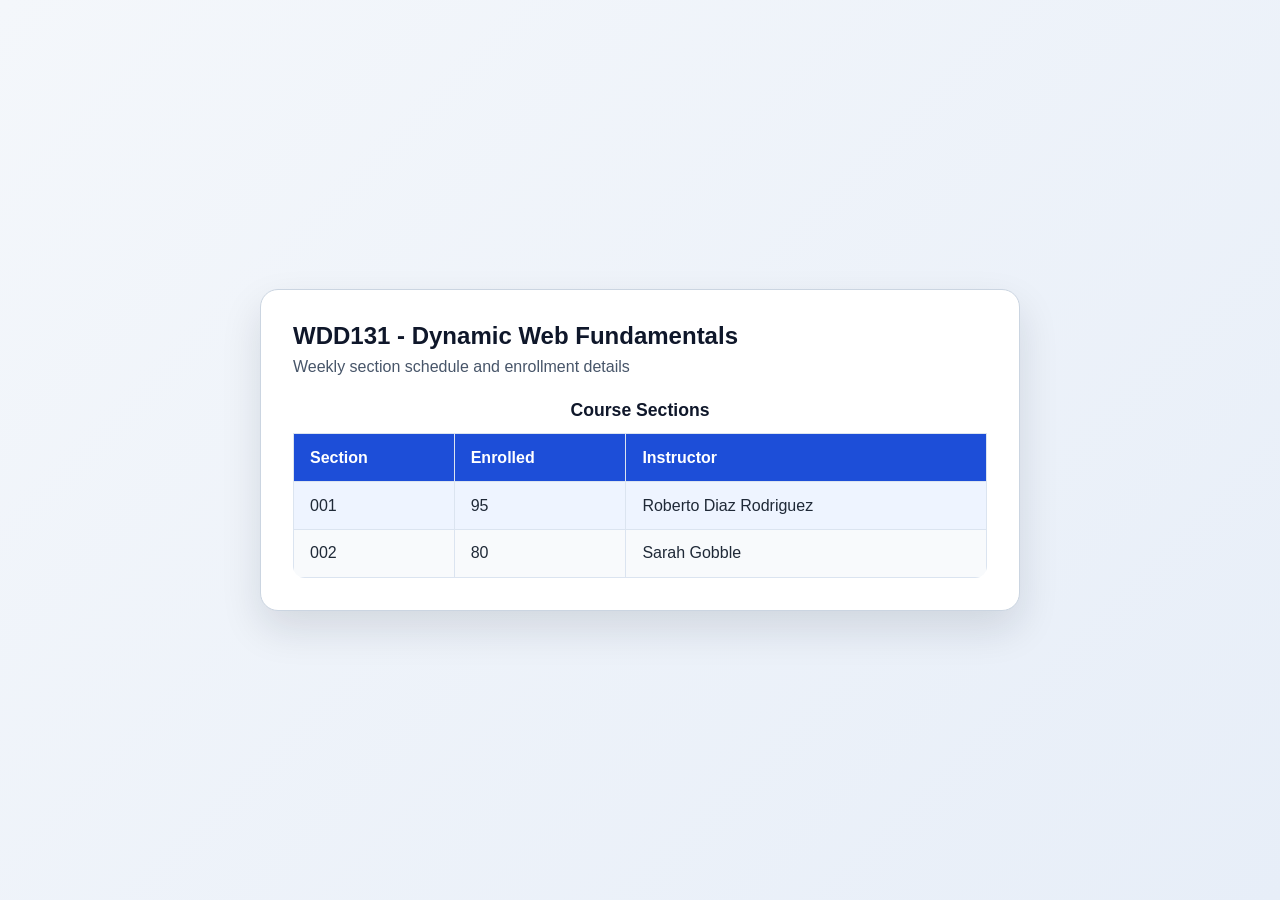
<file: week 04/table.html>
<!DOCTYPE html>
<html lang="en">
<head>
    <meta charset="UTF-8">
    <meta name="viewport" content="width=device-width, initial-scale=1.0">
    <title>Course Schedule</title>
    <link rel="stylesheet" href="styles/table.css">
</head>
<body>
    <main>
        <section class="course-card">
            <h1 id="courseName"></h1>
            <p class="course-meta">Weekly section schedule and enrollment details</p>

            <table id="sections">
                <caption>Course Sections</caption>
                <thead>
                    <tr>
                        <th scope="col">Section</th>
                        <th scope="col">Enrolled</th>
                        <th scope="col">Instructor</th>
                    </tr>
                </thead>
                <tbody></tbody>
            </table>
        </section>
    </main>

    <script src="scripts/table.js"></script>
</body>
</html>
</file>
<file: styles/base.css>
:root {

--primary-color: #1f4e6b;
--secondary-color: #333;
--accent-color: #e9e9e9;

--heading-font: 'Poppins', sans-serif;
--body-font: 'Roboto', sans-serif;

}

body{
    margin:0;
    font-family: var(--body-font);
    background-color: var(--accent-color);
}

header{
    background-color: var(--primary-color);
    color: white;
    text-align: center;
}

#course-title{
    display: block;
    font-family: var(--heading-font);
    font-size: 1.4rem;
    padding: 15px;
}

nav{
    display: flex;
    justify-content: center;
    gap: 30px;
    background: var(--secondary-color);
    padding: 12px;
}

nav a{
    color: white;
    text-decoration: none;
    font-weight: 600;
    transition: 0.3s;
}

nav a:hover{
    color: yellow;
    transform: scale(1.1);
}

main{
    max-width: 1000px;
    margin: 0 auto;
    padding: 20px;
}

h1{
    text-align: center;
    font-family: var(--heading-font);
}

.card{
    background: white;
    border-radius: 8px;
    box-shadow: 0 3px 10px rgba(0,0,0,0.1);
    padding: 15px;
}

.card h2{
    background: var(--primary-color);
    color: white;
    padding: 10px;
    border-radius: 5px;
}

.about-container{
    display: flex;
    gap: 20px;
    align-items: center;
    justify-content: space-between;
}

.about-container img{
    width: 130px;
    height: auto;
    border-radius: 5px;
}

.location{
    display: grid;
    grid-template-columns: 100px 2fr;
    gap: 10px;
    margin-top: 10px;
}

.location img{
    width: 100px;
    height: auto;
}

footer{
    background: var(--primary-color);
    color: white;
    text-align: center;
    padding: 15px;
    margin-top: 20px;
}
</file>
<file: styles/form.css>
:root {
    --page-bg: #f5f0e8;
    --surface: #fffdf8;
    --surface-strong: #f0e3d0;
    --text-main: #1d2a36;
    --text-soft: #54606c;
    --accent: #0f6b5b;
    --accent-strong: #0a4d42;
    --accent-warm: #d28c2d;
    --border: #d9cbb8;
    --shadow: 0 20px 45px rgba(29, 42, 54, 0.12);
    --radius: 20px;
}

* {
    box-sizing: border-box;
}

body {
    margin: 0;
    min-height: 100vh;
    font-family: "Source Sans 3", sans-serif;
    color: var(--text-main);
    background:
        radial-gradient(circle at top left, rgba(210, 140, 45, 0.18), transparent 28%),
        linear-gradient(180deg, #fcf8f2 0%, var(--page-bg) 100%);
}

.page-header {
    padding: 3rem 1.5rem 1.5rem;
}

.page-header__inner,
.form-shell {
    width: min(100%, 760px);
    margin: 0 auto;
}

.eyebrow {
    margin: 0 0 0.5rem;
    font-family: "Outfit", sans-serif;
    font-size: 0.9rem;
    font-weight: 700;
    letter-spacing: 0.08em;
    text-transform: uppercase;
    color: var(--accent);
}

h1,
h2,
legend {
    font-family: "Outfit", sans-serif;
}

h1 {
    margin: 0;
    font-size: clamp(2.2rem, 6vw, 3.6rem);
    line-height: 1.05;
}

.intro,
.confirmation-copy,
.form-shell__note,
.hint {
    color: var(--text-soft);
}

main {
    padding: 0 1.5rem 3rem;
}

.form-shell {
    background: var(--surface);
    border: 1px solid rgba(217, 203, 184, 0.8);
    border-radius: var(--radius);
    box-shadow: var(--shadow);
}

.form-shell__content {
    padding: 1.5rem;
}

.review-form {
    display: grid;
    gap: 1.5rem;
}

.form-group {
    display: grid;
    gap: 0.65rem;
    border: 0;
    padding: 0;
    margin: 0;
}

label,
legend {
    font-weight: 600;
}

input[type="text"],
input[type="date"],
select,
textarea {
    width: 100%;
    border: 1px solid var(--border);
    border-radius: 14px;
    padding: 0.85rem 1rem;
    font: inherit;
    color: var(--text-main);
    background: #fff;
}

input:focus,
select:focus,
textarea:focus {
    outline: 3px solid rgba(15, 107, 91, 0.2);
    outline-offset: 1px;
    border-color: var(--accent);
}

.rating-group {
    display: grid;
    gap: 0.75rem;
}

.rating-group input[type="radio"] {
    position: absolute;
    opacity: 0;
    pointer-events: none;
}

.rating-group label {
    display: inline-flex;
    align-items: center;
    width: fit-content;
    min-width: 7rem;
    padding: 0.75rem 1rem;
    border: 1px solid var(--border);
    border-radius: 999px;
    background: #fff;
    color: var(--accent-warm);
    cursor: pointer;
    transition: transform 0.2s ease, border-color 0.2s ease, background-color 0.2s ease;
}

.rating-group label:hover,
.rating-group input[type="radio"]:focus-visible + label,
.rating-group input[type="radio"]:checked + label {
    border-color: var(--accent);
    background: #f1fbf8;
    transform: translateY(-1px);
}

.checkbox-grid {
    display: grid;
    gap: 0.85rem;
}

.checkbox-grid div {
    display: flex;
    align-items: center;
    gap: 0.6rem;
    padding: 0.8rem 0.95rem;
    border: 1px solid var(--border);
    border-radius: 14px;
    background: #fff;
}

.checkbox-grid input[type="checkbox"] {
    width: 1rem;
    height: 1rem;
    accent-color: var(--accent);
}

.submit-button,
.return-link {
    display: inline-flex;
    align-items: center;
    justify-content: center;
    width: fit-content;
    border: 0;
    border-radius: 999px;
    padding: 0.95rem 1.4rem;
    font: 600 1rem "Outfit", sans-serif;
    text-decoration: none;
    color: #fff;
    background: linear-gradient(135deg, var(--accent) 0%, var(--accent-strong) 100%);
    cursor: pointer;
}

.submit-button:hover,
.return-link:hover,
.submit-button:focus-visible,
.return-link:focus-visible {
    filter: brightness(1.05);
}

.review-summary {
    display: grid;
    gap: 1rem;
    margin: 1.5rem 0;
}

.review-summary div {
    padding: 1rem;
    border-radius: 16px;
    background: var(--surface-strong);
}

.review-summary dt {
    margin-bottom: 0.35rem;
    font-family: "Outfit", sans-serif;
    font-weight: 700;
}

.review-summary dd {
    margin: 0;
}

.review-counter {
    font-size: 1.05rem;
    font-weight: 600;
}

footer {
    padding: 1.5rem;
    text-align: center;
    color: var(--text-soft);
}

@media (min-width: 700px) {
    .form-shell__content {
        padding: 2rem;
    }

    .checkbox-grid {
        grid-template-columns: repeat(2, minmax(0, 1fr));
    }
}
</file>
<file: styles/place.css>
/* Place CSS */
:root {
    --primary-color: #002654;
    --secondary-color: #ED2939;
    --accent-color: #ffffff;
    --text-color: #333;
    --background-color: #f4f4f4;
}

body {
    font-family: Arial, sans-serif;
    margin: 0;
    padding: 0;
    background-color: var(--background-color);
    color: var(--text-color);
}

header {
    background-color: var(--primary-color);
    color: var(--accent-color);
    text-align: center;
    padding: 1rem;
}

.hero img {
    width: 100%;
    height: auto;
}

.weather {
    padding: 1rem;
    background-color: var(--accent-color);
    margin: 1rem;
    border-radius: 8px;
}

.weather-info p {
    margin: 0.5rem 0;
}

.weather-icon {
    width: 50px;
    height: 50px;
    display: block;
    margin: 0 auto;
}

.description {
    padding: 1rem;
    background-color: var(--accent-color);
    color: var(--secondary-color);
    margin: 1rem;
    border-radius: 8px;
    text-align: center;
}
</file>
<file: styles/place-large.css>
/* Place Large CSS */
.weather-icon {
    display: none;
}

.weather h2::after {
    content: "⛅";
    margin-left: 0.5rem;
}

.hero {
    max-width: 1200px;
    margin: 0 auto;
}

.description {
    max-width: 800px;
    margin: 2rem auto;
}
</file>
<file: styles/temples.css>
/* Mobile-first styles for Temple Album */
:root{
  --bg:#fcfbf9;
  --card:#ffffff;
  --accent:#0b6b63;
  --accent-2:#145d9c;
  --muted:#6b6b6b;
  --gap:1rem;
}
*{box-sizing:border-box}
html,body{height:100%}
body{
  font-family: 'Poppins', system-ui, -apple-system, 'Segoe UI', Roboto, Arial, sans-serif;
  margin:0;
  background:var(--bg);
  color:#1f1f1f;
  line-height:1.45;
  -webkit-font-smoothing:antialiased;
}

header{background:var(--card);box-shadow:0 1px 6px rgba(0,0,0,.06)}
.header-inner{display:flex;align-items:center;gap:var(--gap);padding:.75rem 1rem}
.site-title{font-size:1.25rem;margin:0;color:var(--accent);font-weight:600}
#hamburger{margin-left:auto;background:none;border:0;font-size:1.6rem;cursor:pointer;padding:.25rem}

.main-nav{display:none;flex-direction:column;gap:.25rem;margin-top:.5rem}
.main-nav a{display:block;padding:.45rem .6rem;color:var(--accent);text-decoration:none;border-radius:6px;font-weight:500}
.main-nav a:hover, .main-nav a:focus{background:var(--accent);color:#fff;outline:none}

main{padding:1rem}
main h1{max-width:900px;margin:0 auto 1rem;text-align:center;font-size:1.5rem}
.gallery{display:grid;grid-template-columns:1fr;gap:1rem;max-width:900px;margin:0 auto}

figure{background:var(--card);padding:.5rem;border-radius:8px;overflow:hidden;box-shadow:0 1px 3px rgba(0,0,0,.04)}
figure img{width:100%;height:auto;display:block;border-radius:6px}
figcaption{padding-top:.5rem;color:var(--muted);font-size:.95rem;text-align:center}

footer{padding:1rem;text-align:center;color:var(--muted);font-size:.95rem}

/* Show mobile nav when open */
.main-nav.open{display:flex}

/* Small utilities */
.sr-only{position:absolute;width:1px;height:1px;padding:0;margin:-1px;overflow:hidden;clip:rect(0,0,0,0);white-space:nowrap;border:0}
</file>
<file: styles/temples-large.css>
/* Large-screen overrides for Temple Album */
@media screen and (min-width:800px){
  :root{--gap:1.25rem}
  .header-inner{max-width:1100px;margin:0 auto;padding:1rem}
  /* Show nav inline and hide hamburger */
  #hamburger{display:none}
  .main-nav{display:flex;flex-direction:row;gap:1rem;margin:0}
  .main-nav a{padding:.5rem .75rem;color:var(--accent);border-radius:6px}
  .main-nav a:hover, .main-nav a:focus{background:var(--accent-2);color:#fff}

  main{padding:2rem}
  main h1{text-align:left}

  /* Gallery: multi-column grid */
  .gallery{grid-template-columns:repeat(3,1fr);gap:1.25rem;max-width:1100px}

  figure{display:flex;flex-direction:column}
  figcaption{text-align:left;padding-top:.75rem}
}
/* Larger viewport overrides for Temple Album */
header{padding:0}
.header-inner{max-width:1100px;margin:0 auto;padding:1rem}
#hamburger{display:none}
.main-nav{display:flex;flex-direction:row;gap:1rem;margin-left:auto}
.main-nav a{padding:.5rem 0}
.main-nav a:hover{opacity:.9;transform:translateY(-2px)}

main{padding:2rem}
.gallery{grid-template-columns:repeat(3, 1fr);gap:1.5rem}
figure{transition:transform .16s ease,box-shadow .16s ease}
figure:hover{transform:translateY(-4px);box-shadow:0 8px 20px rgba(0,0,0,.08)}

/* center content */
main, .header-inner{max-width:1100px;margin-left:auto;margin-right:auto}
</file>
<file: project/siteplan.css>
:root {
  --deep-teal: #0f4c5c;
  --warm-gold: #e9a03b;
  --soft-cream: #fff8e8;
  --ink: #1f2933;
  --surface: #ffffff;
}

* {
  box-sizing: border-box;
}

body {
  margin: 0;
  font-family: "Source Sans 3", sans-serif;
  color: var(--ink);
  background: linear-gradient(180deg, #fffdf7 0%, var(--soft-cream) 100%);
  line-height: 1.6;
}

h1,
h2,
h3,
.eyebrow,
figcaption {
  font-family: "Outfit", sans-serif;
}

.hero {
  padding: 2rem 1.25rem;
  background: var(--deep-teal);
  color: #ffffff;
}

.brand-lockup {
  max-width: 960px;
  margin: 0 auto;
  display: grid;
  gap: 1.25rem;
  align-items: center;
}

.logo {
  width: 100px;
  height: 100px;
}

.logo-ring {
  fill: none;
  stroke: var(--warm-gold);
  stroke-width: 8;
}

.logo-mark {
  fill: var(--warm-gold);
}

.logo-line {
  fill: none;
  stroke: #ffffff;
  stroke-width: 6;
  stroke-linecap: round;
}

.eyebrow {
  margin: 0 0 0.35rem;
  color: #cfe7ec;
  text-transform: uppercase;
  letter-spacing: 0.08em;
  font-size: 0.85rem;
}

h1 {
  margin: 0 0 0.5rem;
  font-size: clamp(2rem, 5vw, 3.4rem);
}

.tagline {
  max-width: 58ch;
  margin: 0;
}

main {
  max-width: 960px;
  margin: 0 auto;
  padding: 1.5rem 1.25rem 3rem;
}

.card {
  background: var(--surface);
  border-left: 6px solid var(--warm-gold);
  border-radius: 16px;
  padding: 1.25rem;
  margin-bottom: 1.25rem;
  box-shadow: 0 10px 24px rgba(15, 76, 92, 0.08);
}

h2 {
  margin-top: 0;
  color: var(--deep-teal);
}

.palette {
  display: grid;
  gap: 1rem;
}

.swatch {
  border-radius: 14px;
  padding: 1rem;
}

.swatch h3,
.swatch p {
  margin: 0.2rem 0;
}

.swatch-deep {
  background: var(--deep-teal);
  color: #ffffff;
}

.swatch-gold {
  background: var(--warm-gold);
  color: #251605;
}

.swatch-cream {
  background: var(--soft-cream);
  color: var(--ink);
  border: 1px solid #eadfbe;
}

.wireframes {
  display: grid;
  gap: 1.5rem;
}

.wireframe {
  margin: 0;
}

figcaption {
  margin-bottom: 0.75rem;
  color: var(--deep-teal);
  font-weight: 600;
}

.frame {
  background: #fcfcfc;
  border: 2px dashed #a7bcc3;
  border-radius: 14px;
  padding: 1rem;
}

.mobile-frame,
.desktop-frame {
  display: grid;
  gap: 0.75rem;
}

.desktop-frame {
  grid-template-columns: repeat(2, minmax(0, 1fr));
}

.wf-block {
  min-height: 72px;
  display: grid;
  place-items: center;
  border: 2px solid var(--deep-teal);
  border-radius: 12px;
  background: #f4fafb;
  text-align: center;
  padding: 0.75rem;
  font-family: "Outfit", sans-serif;
}

.wf-hero {
  min-height: 110px;
  background: #fff1d7;
}

.wf-full {
  grid-column: 1 / -1;
}

@media (min-width: 700px) {
  .brand-lockup {
    grid-template-columns: auto 1fr;
  }

  .palette,
  .wireframes {
    grid-template-columns: repeat(2, minmax(0, 1fr));
  }

  .swatch-cream,
  .wireframes .wireframe:last-child {
    grid-column: 1 / -1;
  }
}
</file>
<file: week 02/styles/bom.css>
* {
	margin: 0;
	padding: 0;
}

body {
	height: 100vh;
	display: flex;
	flex-direction: column;
	align-items: center;
	justify-content: center;
	font-family: Acme, Arial, sans-serif;
}

h1 {
	font-size: 1.5rem;
}

main {
	margin: 1rem auto;
	border: 1px solid rgb(0 0 0 / 0.1);
	padding: 1rem;
	background-color: #ddd;
	display: flex;
	flex-direction: column;
}

input,
button {
	padding: 0.5rem;
}

button {
	margin: 0.5rem;
}

.delete {
	width: fit-content;
}

.input {
	display: flex;
	gap: 1rem;
}

.list {
	padding: 0.5rem;
}

ul {
	margin: 1rem;
	list-style: none;
}

li {
	display: flex;
	align-items: center;
	justify-content: space-between;
}

@media only screen and (min-width: 32.5em) {
	h1 {
		font-size: 2rem;
	}

	main {
		width: 320px;
	}
}
</file>
<file: week 02/styles/media-query.css>
body {
  font-family: 'Roboto', sans-serif;
}

header, main, footer {
  max-width: 640px;
  margin: 1rem auto;
  border: 1px solid #bbb;
  padding: 1rem;
  background-color: #e6f2ff;
}

main {
  display: grid;
  grid-template-columns: 1fr;
  grid-gap: 1rem;
}

section {
  padding: 1rem;
  background-color: #fff;
}
</file>
<file: week 02/styles/media-query-large.css>
@media screen and (min-width: 500px) {
  header {
    background-color: #000;
    color: #fff;
  }

  main {
    grid-template-columns: 1fr 1fr;
  }
}
</file>
<file: week 03/styles/design.css>
body {
	font-family: Roboto, helvetica, sans-serif;
}

header,
main,
footer {
	max-width: 760px;
	margin: 0 auto;
}

.banner {
	padding: 1rem;
	background-color: #eee;
	color: #222;
	font-weight: bold;
	border-radius: 8px;
	margin-bottom: 0.5rem;
}

h1 {
	border-bottom: 1px solid rgba(0, 0, 0, 0.1);
}

main {
	display: grid;
	grid-template-columns: repeat(2, minmax(0, 1fr));
	gap: 1rem;
}

main h2 {
	color: navy;
	text-align: left;
	grid-column: 1 / -1;
}

article p {
	text-align: justify;
}

.callout {
	color: #ffffff;
	background-color: #2c0b41;
	padding: 1rem;
	border-radius: 8px;
	grid-column: 1 / -1;
	line-height: 1.5;
}

footer {
	margin-top: 1rem;
	border-top: 1px solid rgba(0, 0, 0, 0.1);
	font-size: smaller;
	text-align: left;
}
</file>
<file: week 04/styles/table.css>
* {
    box-sizing: border-box;
}

body {
    margin: 0;
    font-family: Arial, Helvetica, sans-serif;
    background: linear-gradient(135deg, #f4f7fb, #e7eef8);
    color: #1f2937;
}

main {
    min-height: 100vh;
    display: grid;
    place-items: center;
    padding: 2rem;
}

.course-card {
    width: min(100%, 760px);
    padding: 2rem;
    background-color: #ffffff;
    border: 1px solid #cbd5e1;
    border-radius: 18px;
    box-shadow: 0 18px 40px rgba(15, 23, 42, 0.12);
}

#courseName {
    margin: 0;
    color: #0f172a;
}

.course-meta {
    margin: 0.5rem 0 1.5rem;
    color: #475569;
}

table {
    width: 100%;
    border-collapse: collapse;
    overflow: hidden;
    border-radius: 12px;
}

caption {
    caption-side: top;
    margin-bottom: 0.75rem;
    font-size: 1.1rem;
    font-weight: 700;
    color: #0f172a;
}

th,
td {
    padding: 0.9rem 1rem;
    border: 1px solid #dbe4f0;
    text-align: left;
}

thead th {
    background-color: #1d4ed8;
    color: #ffffff;
}

tbody tr:nth-child(even) {
    background-color: #f8fafc;
}

tbody tr:nth-child(odd) {
    background-color: #eef4ff;
}
</file>
